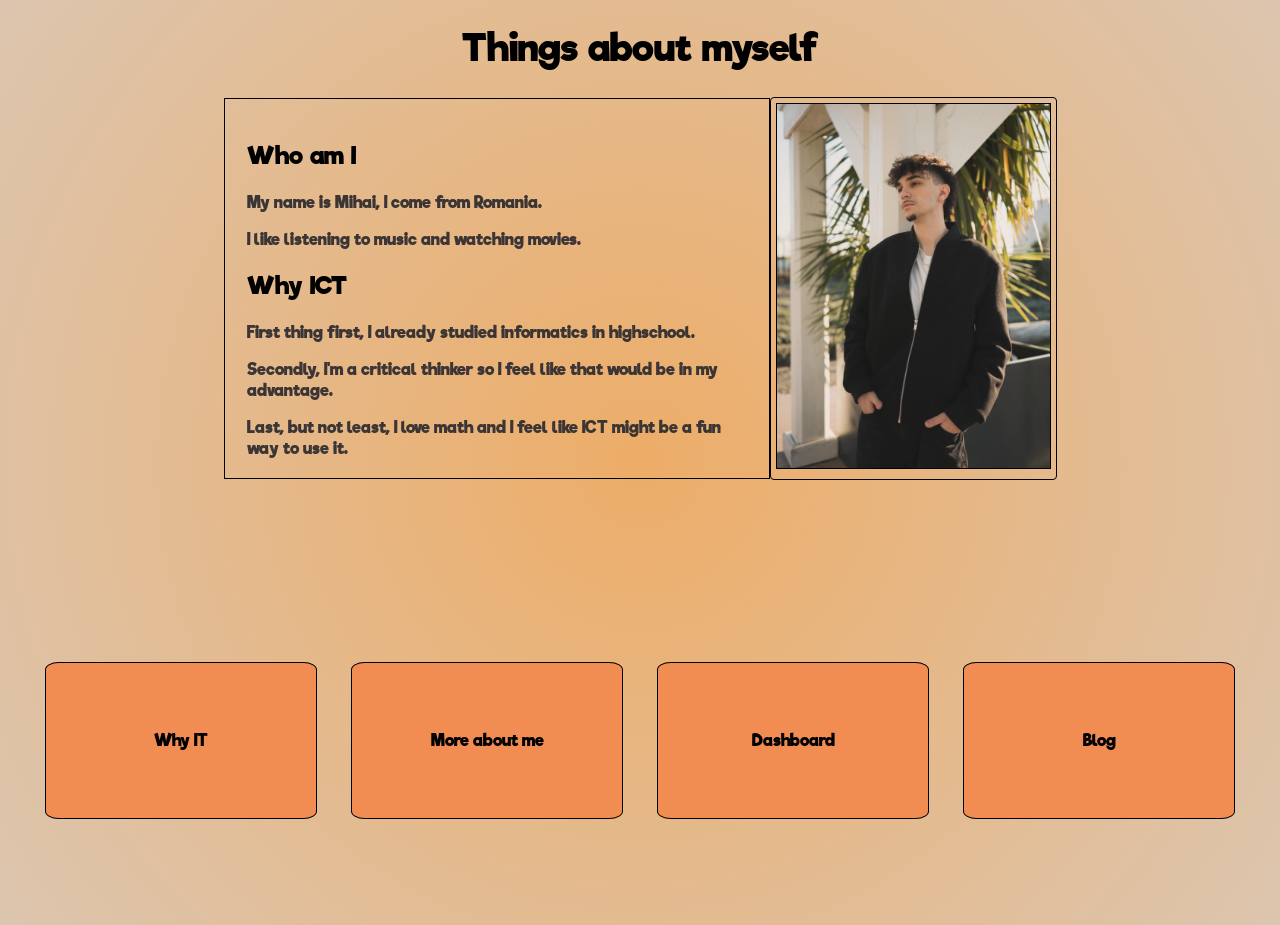
<file: index.html>
<!DOCTYPE html>
<html lang="en">
    <link rel="stylesheet" href="style.css">
    
<head>
    <meta charset="UTF-8">
    <meta name="viewport" content="width=device-width, initial-scale=1.0">

</head>

<body >
        <h1>Things about myself</h1>
        <div class="main">
        <div class="firstbox">
            <h2>
                Who am I    
            </h2>
            <p>My name is Mihai, I come from Romania.</p>
            <p>I like listening to music and watching movies.</p>
            <h2>
                Why ICT
            </h2>
            <p>First thing first, I already studied informatics in highschool.</p>
            <p>Secondly, I'm a critical thinker so I feel like that would be in my advantage.</p>
            <p>Last, but not least, I love math and I feel like ICT might be a fun way to use it.</p>
        <p></p>
        </div>
        <div class="my-image">
        <img src="brai0003-img/absolvire.jpg" alt="picture of me"></img>
        </div>
        </div>
        <div class="container">
            <a href="why-it.html"><div>Why IT</div></a>
            <a href="about.html"><div>More about me</div></a>
            <a href="dashboard.html"><div>Dashboard</div></a>
            <a href="blog.html"><div>Blog</div></a>
        </div>
        
</body>
</html>
</file>
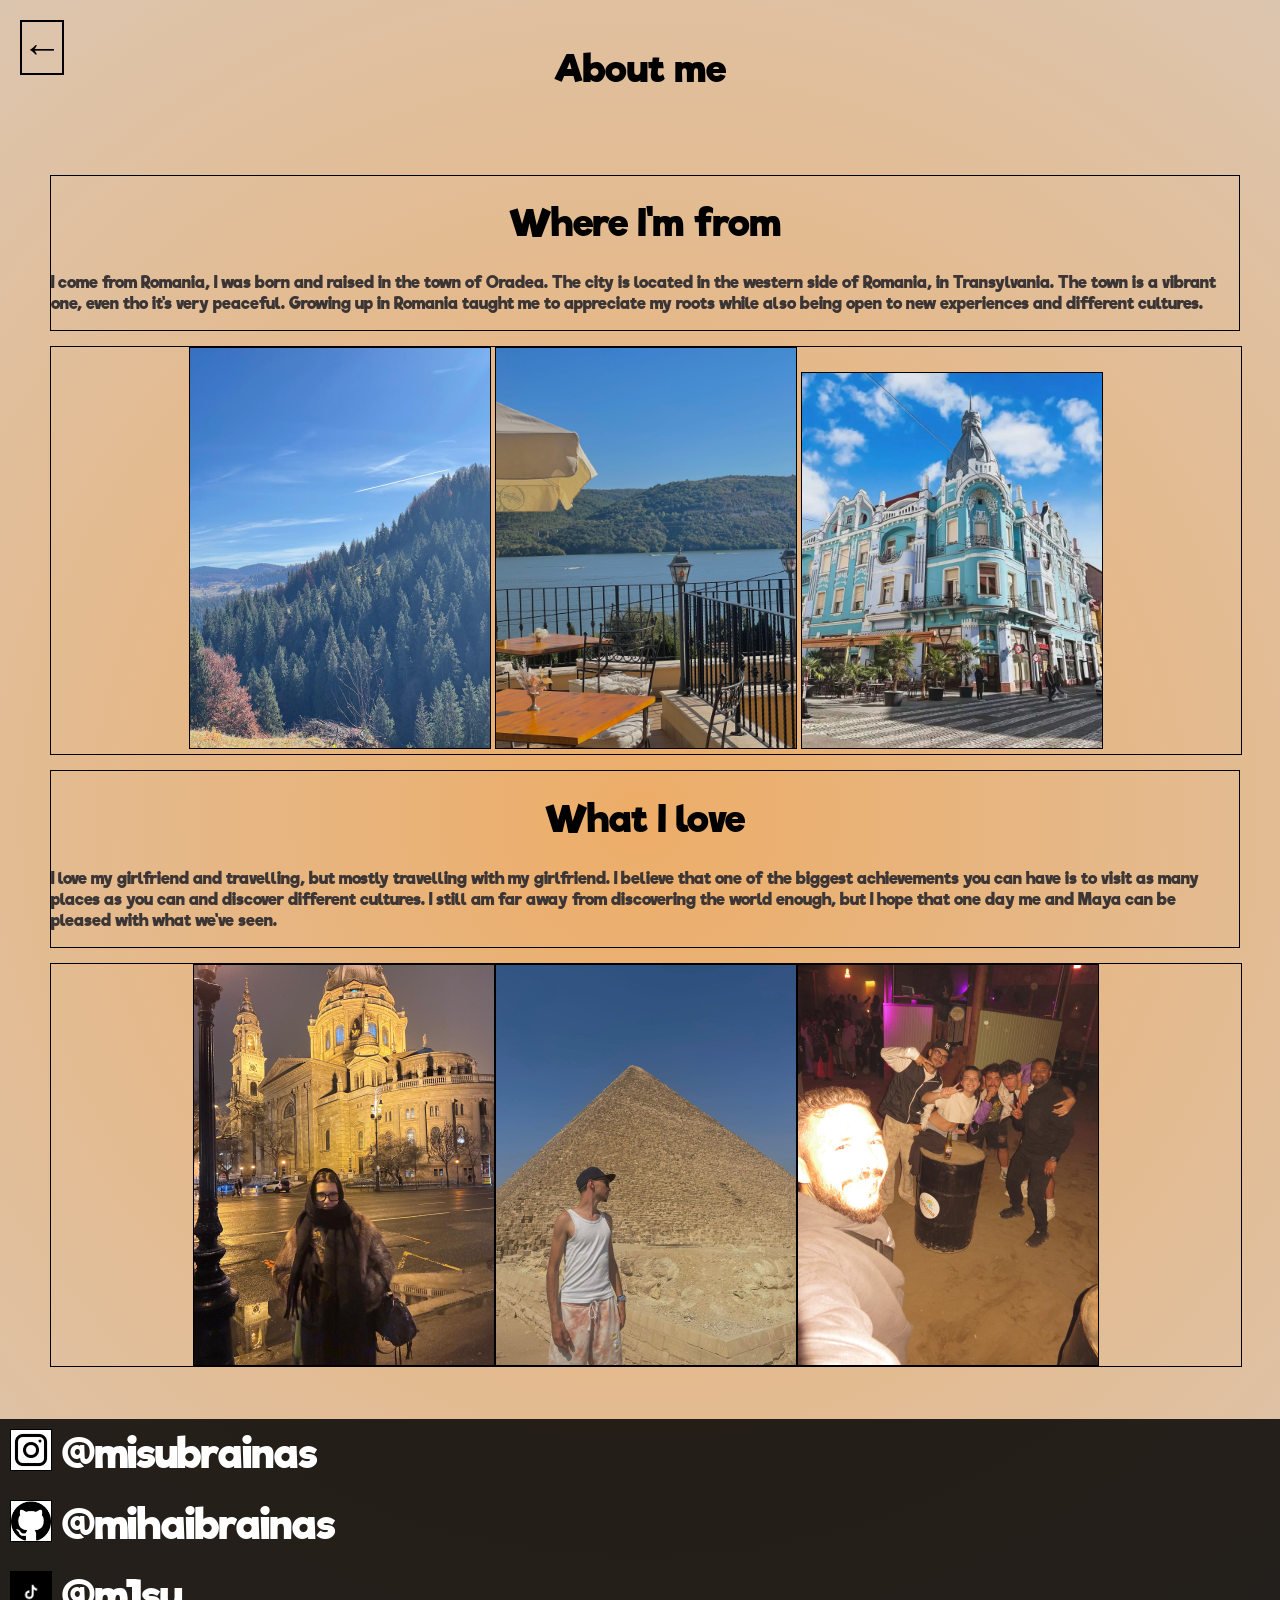
<file: about.html>
<!DOCTYPE html>
<html lang="en">

    
<head>
    <meta charset="UTF-8">
    <meta name="viewport" content="width=device-width, initial-scale=1.0">
        <link rel="stylesheet" href="style.css">

</head>
<body>
    <br>
    <h1>About me</h1>
    <br>
    <br>    
    <a href="index.html" class="back-arrow">←</a>
    <div class="about-me-text">
        <div>
        <h1>Where I'm from</h1>
        <p>I come from Romania, I was born and raised in the town of Oradea. The city is located in the western side of Romania, in Transylvania. The town is a vibrant one, even tho it's very peaceful. Growing up in Romania taught me to appreciate my roots while also being open to new experiences and different cultures.</p>
    </div>
    </div>
    <div class="about-me-photo">
        <div>
            <img src="brai0003-img/f3ace222-1b22-46d0-a789-8b7ea06de45e.jpeg">
            <img src="brai0003-img/FullSizeRender.jpeg">
            <img src="brai0003-img/IMG_1772.webp">
        </div>
    </div>
    <div class="about-me-text">
        <div>
            <h1>What I love</h1>
            <p>I love my girlfriend and travelling, but mostly travelling with my girlfriend. I believe that one of the biggest achievements you can have is to visit as many places as you can and discover different cultures. I still am far away from discovering the world enough, but I hope that one day me and Maya can be pleased with what we've seen.</p>
        </div>
    </div>
    <div class="about-me-photo">
        <img src="brai0003-img/WhatsApp Image 2026-09-07 at 21.06.25 (1).jpeg">
        <img src="brai0003-img/WhatsApp Image 2026-09-07 at 21.07.37.jpeg">
        <img src="brai0003-img/WhatsApp Image 2026-09-07 at 21.11.10.jpeg">
    </div>
</body>
<br>
<br>
<footer>
  <div class="about-me-footer1">
    <img src="brai0003-img/instagram-logo.png"><a href="https://www.instagram.com/misubrainas/?next=%2F"><div>@misubrainas</div></a>
    </div>
    <div class="about-me-footer2">
     <img src="brai0003-img/github-logo.png"><a href="https://github.com/mihaibrainas"><div>@mihaibrainas</div></a>
    </div>
    <div class="about-me-footer3">
        <img src="brai0003-img/tiktok-logo.jpg"><a href="https://www.tiktok.com/@m1su___"><div>@m1su___</div></a>
    </div>
</footer>
</html>
</file>
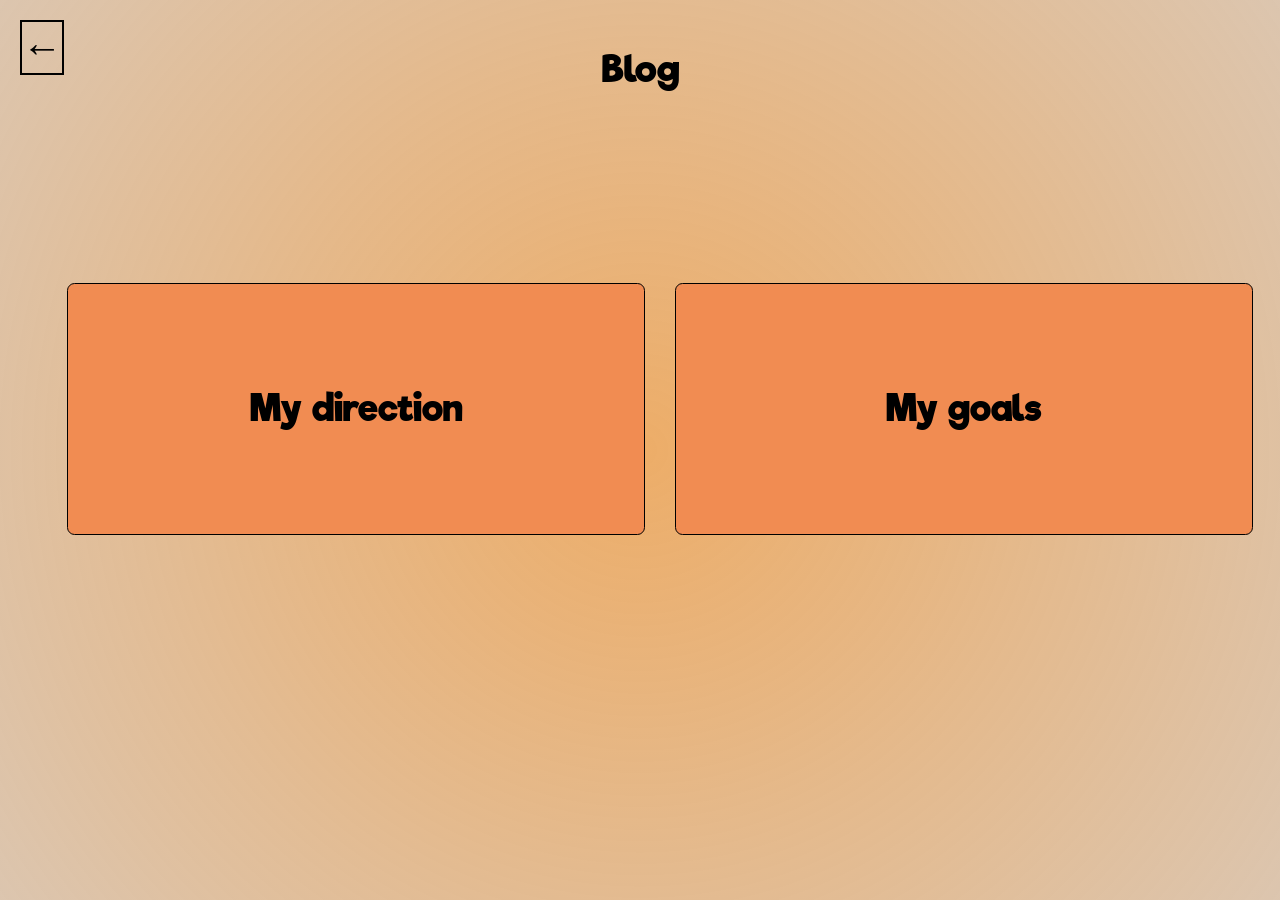
<file: blog.html>
<!DOCTYPE html>
<html lang="en">
    <link rel="stylesheet" href="style.css">
    
<head>
    <meta charset="UTF-8">
    <meta name="viewport" content="width=device-width, initial-scale=1.0">
   
</head>
<body>
    <br>
    <h1>Blog</h1>
    <a href="index.html" class="back-arrow">←</a>
        <link rel="stylesheet" href="style.css">
        <div class="blog">
            <div>
               <a href="direction.html"><h2 >My direction</h2></a>
            </div>
            <div>
               <a href="goals.html"><h2>My goals</h2></a>
            </div>
        </div>
</body>
</html>
</file>
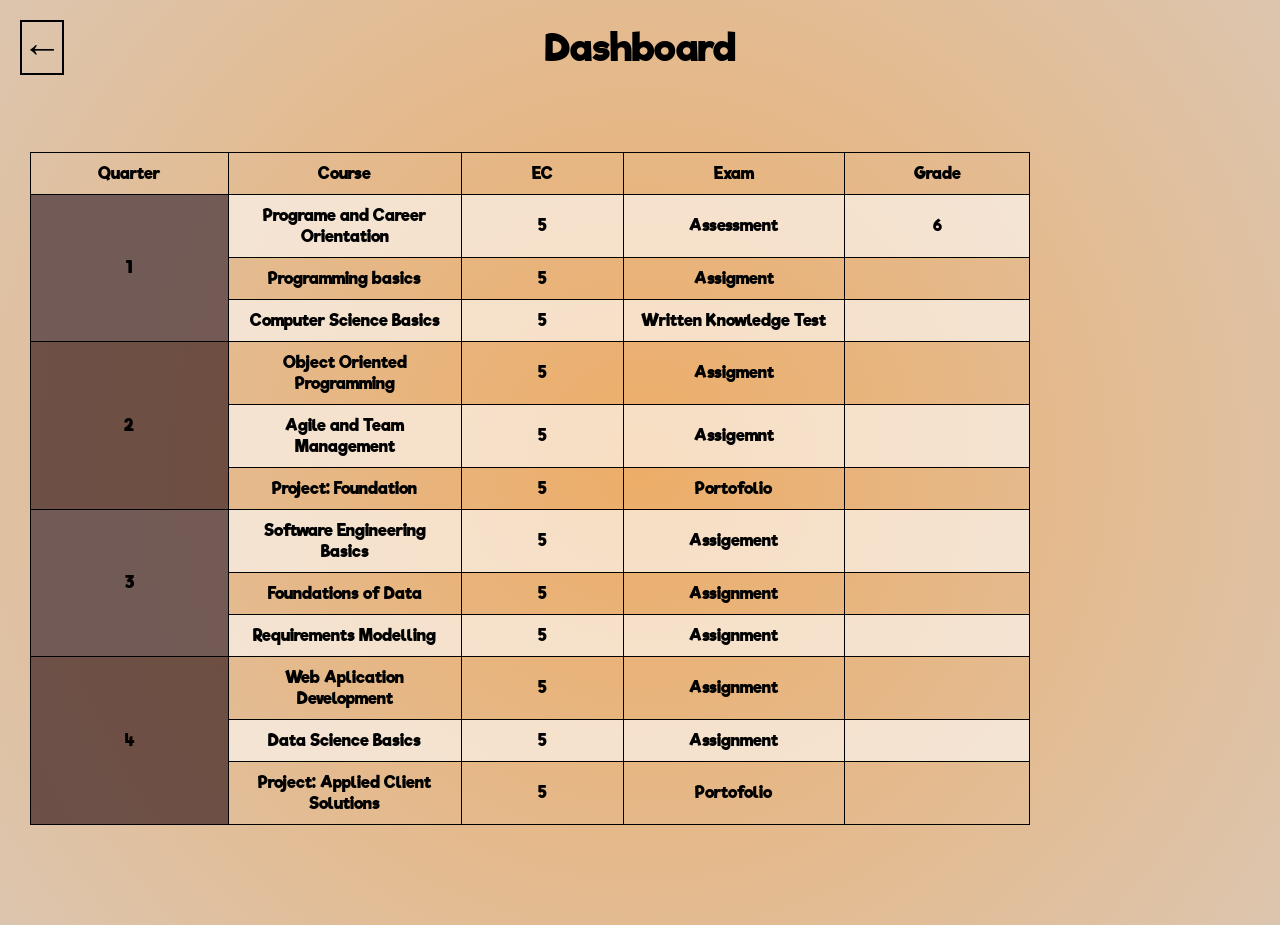
<file: dashboard.html>
<!DOCTYPE html>
<html lang="en">
<head>
    <meta charset="UTF-8">
    <meta name="viewport" content="width=device-width, initial-scale=1.0">
    <title></title>
</head>

<body>
     <a href="index.html" class="back-arrow">←</a>
        <link rel="stylesheet" href="style.css">
        <h1>Dashboard</h1>
    <table>
        <tr>
            <th>Quarter</th>
            <th>Course</th>
            <th>EC</th>
            <th>Exam</th>
            <th>Grade</th>
        </tr>
        <tr>
            <td rowspan="3">1</td>
            <td>Programe and Career Orientation</td>
            <td>5</td>
            <td>Assessment</td>
            <td>6</td>
        </tr>
        <tr>
            <td>Programming basics</td>
            <td>5</td>
            <td>Assigment</td>
            <td></td>
        </tr>
        <tr>
            <td>Computer Science Basics</td>
            <td>5</td>
            <td>Written Knowledge Test</td>
            <td></td>
        </tr>
        <tr>
            <td rowspan="3">2</td>
            <td>Object Oriented Programming</td>
            <td>5</td>
            <td>Assigment</td>
            <td></td>
        </tr>
        <tr>
            <td>Agile and Team Management</td>
            <td>5</td>
            <td>Assigemnt</td>
            <td></td>
        </tr>
        <tr>
            <td>Project: Foundation</td>
            <td>5</td>
            <td>Portofolio</td>
            <td></td>
        </tr>
        <tr>
        <td rowspan = "3">3</td>
        <td>Software Engineering Basics</td>
        <td>5</td>
        <td>Assigement</td>
        <td></td>
        </tr>
        <tr>
         <td>Foundations of Data</td>
        <td>5</td>
        <td>Assignment</td>
        <td></td>
        </tr>
        <tr>
          <td>Requirements Modelling</td>
        <td>5</td>
        <td>Assignment</td>
        <td></td>
        </tr>
          <tr>
          <td rowspan = "3">4</td>
        <td>Web Aplication Development</td>
        <td>5</td>
        <td>Assignment</td>
        <td></td>
        </tr>
        <tr>
         <td>Data Science Basics</td>
        <td>5</td>
        <td>Assignment</td>
        <td></td>
        </tr>
        <tr>
           <td>Project: Applied Client Solutions</td>
        <td>5</td>
        <td>Portofolio</td>
        <td></td> 
        </tr>
    </table>
</body>
</html>
</file>
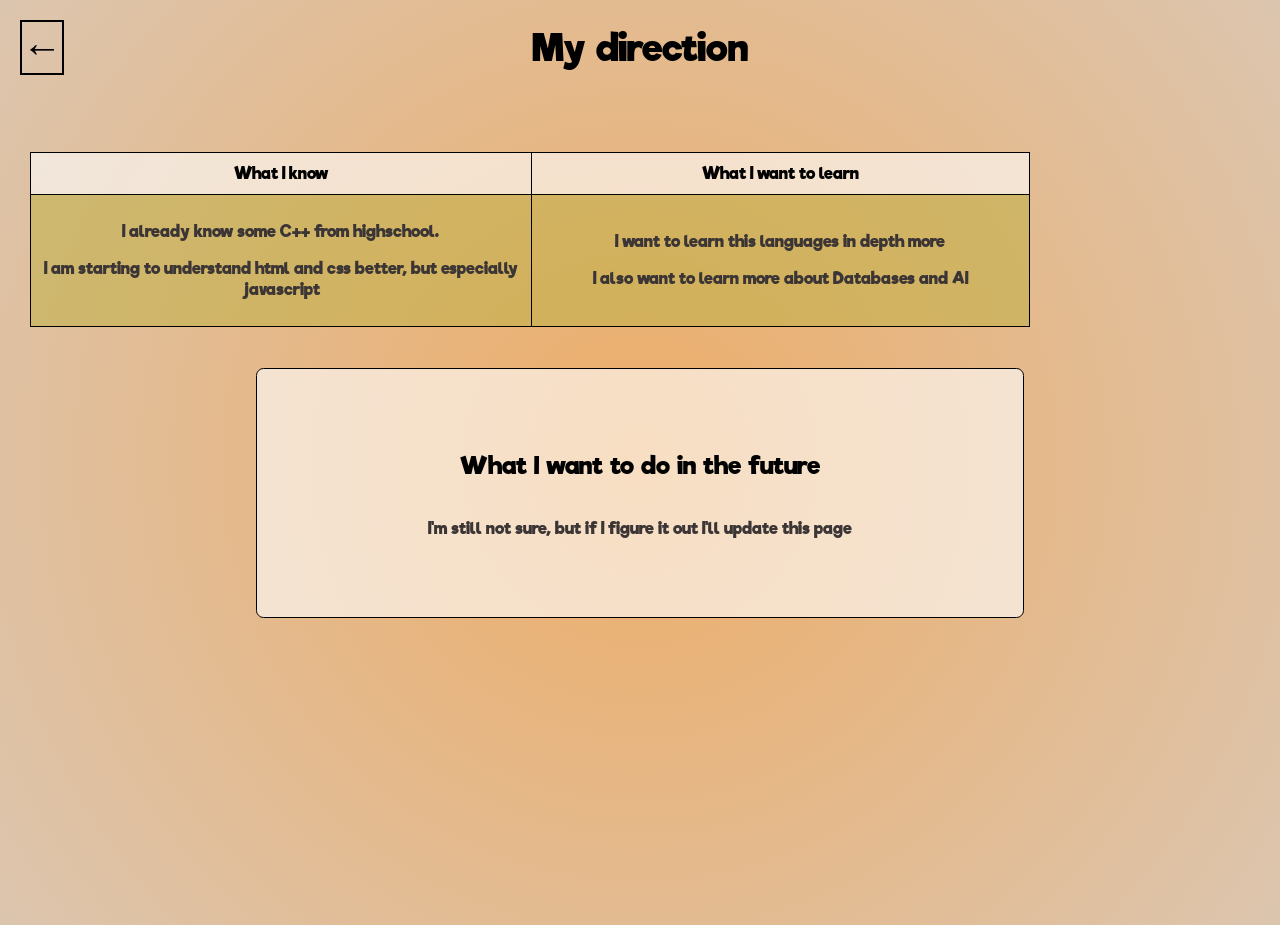
<file: direction.html>
<!DOCTYPE html>
<html lang="en">
    <link rel="stylesheet" href="style.css">
    
<head>
    <meta charset="UTF-8">
    <meta name="viewport" content="width=device-width, initial-scale=1.0">

</head>
<body>
    <a href="blog.html" class="back-arrow">←</a>
    <h1>My direction</h1>
    <table>
        <tr>
            <th>What I know</th>
            <th>What I want to learn</th>
        </tr>
        <tr>
            <td>
                <p>I already know some C++ from highschool.</p>
                <p>I am starting to understand html and css better, but especially javascript</p>
            </td>
            <td>
                <p>I want to learn this languages in depth more</p>
                <p>I also want to learn more about Databases and AI</p>
            </td>
        </tr>
    </table>
    <br>
    <div class="direction-future">
        <h2>What I want to do in the future</h2>
        <p>I'm still not sure, but if I figure it out I'll update this page</p>
    </div>
</body>
</html>
</file>
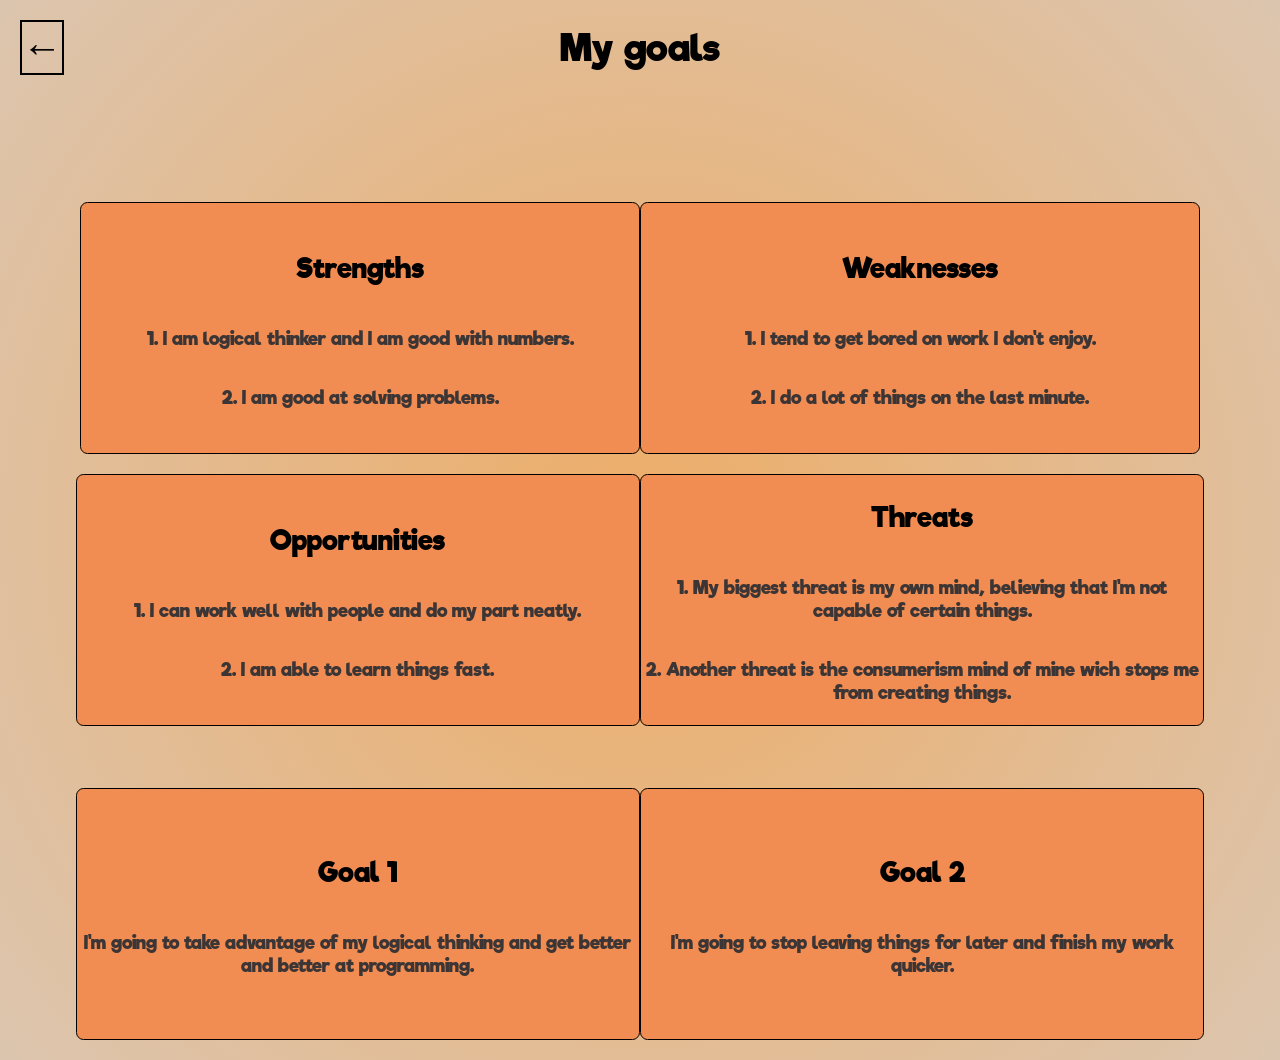
<file: goals.html>
<!DOCTYPE html>
<html lang="en">

<head>
    <meta charset="UTF-8">
    <meta name="viewport" content="width=device-width, initial-scale=1.0">
    <link rel="stylesheet" href="style.css">
</head>

<body>
    <h1>My goals</h1>
    <a href="blog.html" class="back-arrow">←</a>

    <div class="swot-1">

        <div>
            <h2>Strengths</h2>
            <p>1. I am logical thinker and I am good with numbers.</p>
            <p>2. I am good at solving problems.</p>
        </div>

        <div>
            <h2>Weaknesses</h2>
            <p>1. I tend to get bored on work I don't enjoy.</p>
            <p>2. I do a lot of things on the last minute.</p>
        </div>

    </div>
    <div class="swot-2">
        <div>
        <h2>Opportunities</h2>
        <p>1. I can work well with people and do my part neatly.</p>
        <p>2. I am able to learn things fast.</p>
        </div>
        <div>
        <h2>Threats</h2>
        <p>1. My biggest threat is my own mind, believing that I'm not capable of certain things.</p>
        <p>2. Another threat is the consumerism mind of mine wich stops me from creating things.</p>
        </div>

    </div>
    <br>
    <br>
    <div class="goals">
        <div>
           <h2>Goal 1</h2>
           <p>I'm going to take advantage of my logical thinking and get better and better at programming.</p>
        </div>
        <div>
 <h2>Goal 2</h2>
        <p>I'm going to stop leaving things for later and finish my work quicker.</p>
        </div>
    </div>
</body>
</html>
</file>
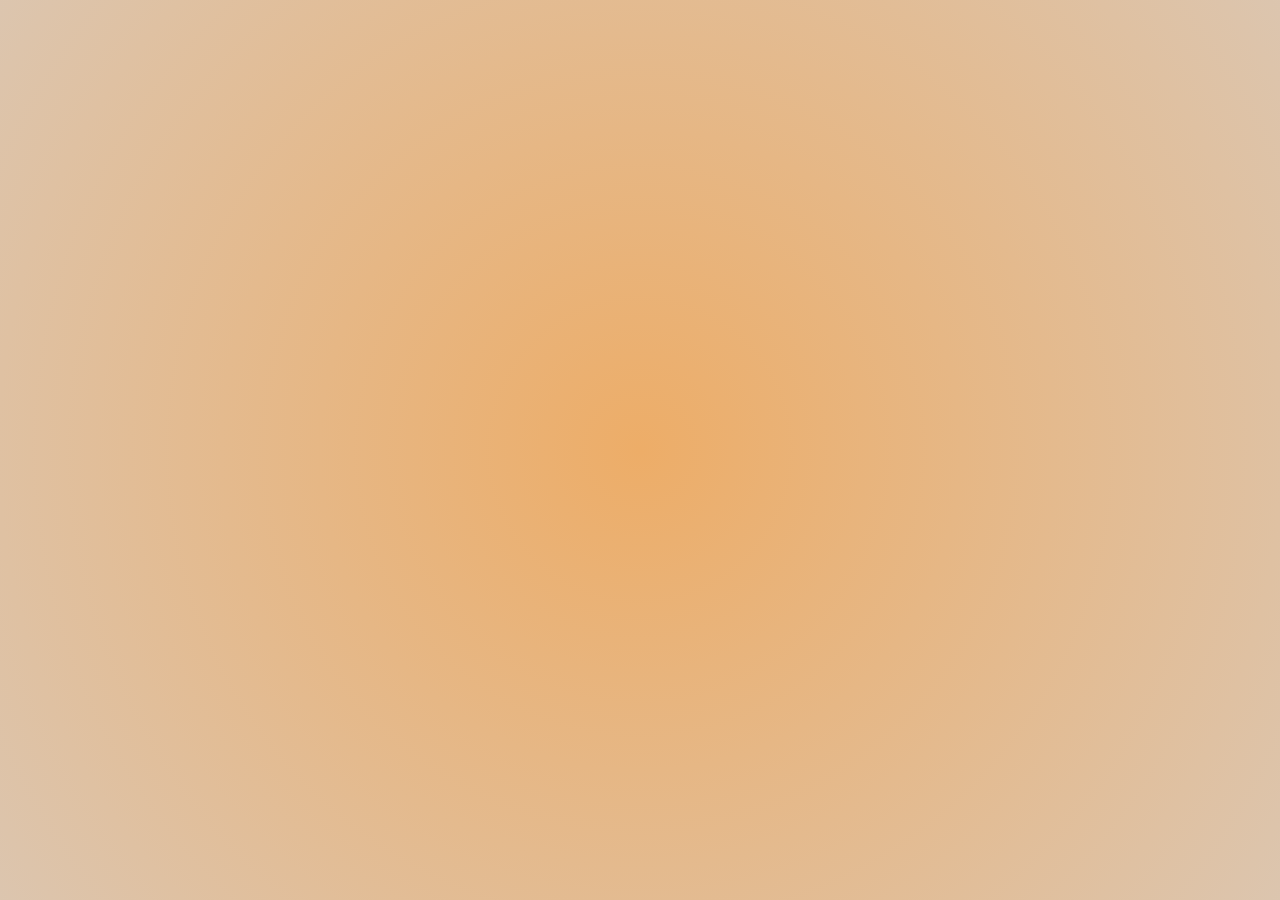
<file: index copy.html>
<!DOCTYPE html>
<html lang="en">
    <link rel="stylesheet" href="style.css">
    
<head>
    <meta charset="UTF-8">
    <meta name="viewport" content="width=device-width, initial-scale=1.0">

</head>
<body>
    
</body>
</html>
</file>
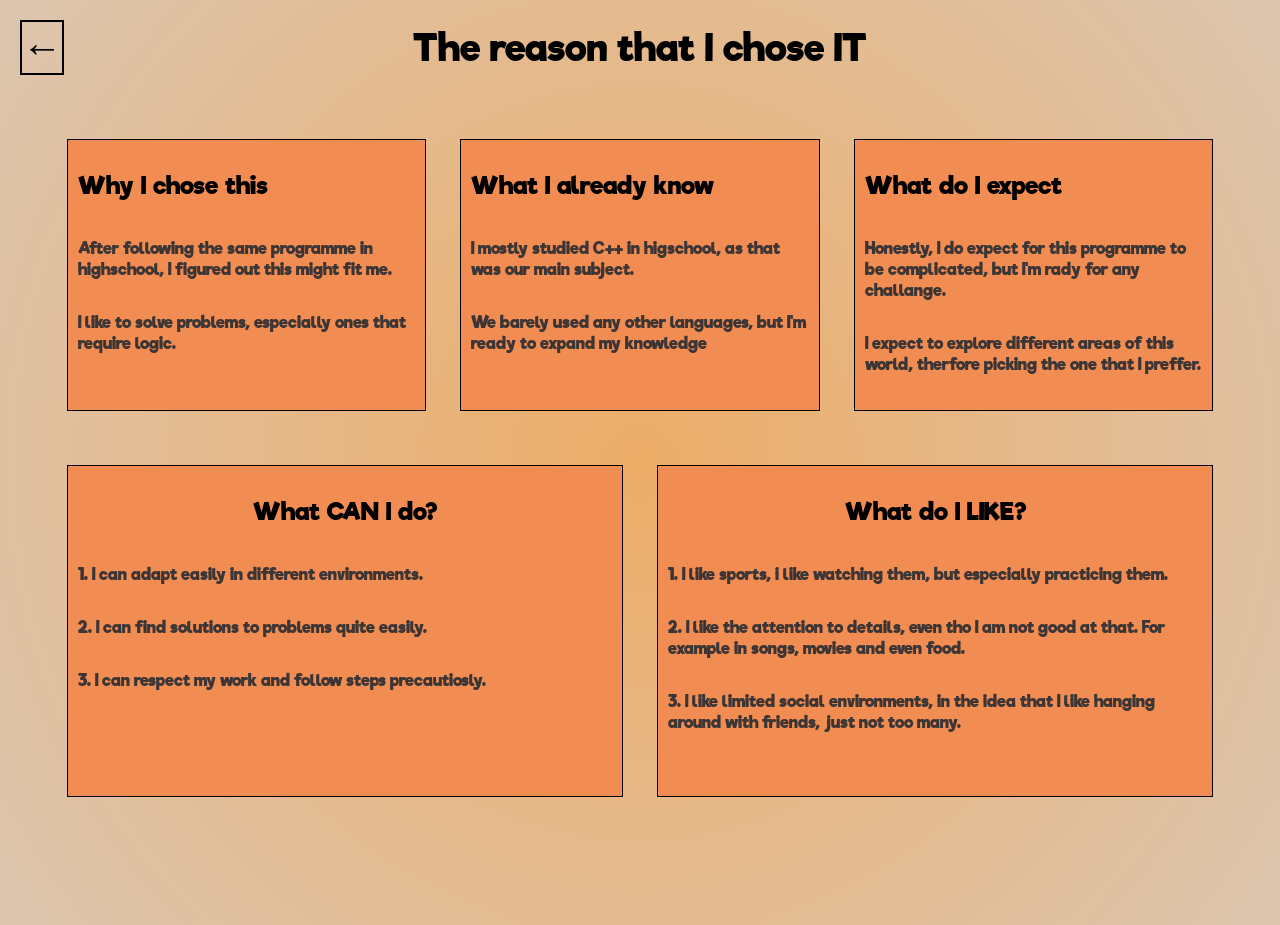
<file: why-it.html>
<!DOCTYPE html>
<html lang="en">
    
<head>
    <meta charset="UTF-8">
    <meta name="viewport" content="width=device-width, initial-scale=1.0">
    
    <link rel="stylesheet" href="style.css">

</head>
<body>
     <a href="index.html" class="back-arrow">←</a>
    <h1>The reason that I chose IT</h1>
    <div class="it-why">
        <div>
            <h2>Why I chose this</h2>
            <p>After following the same programme in highschool, I figured out this might fit me.</p>
            <p>I like to solve problems, especially ones that require logic.</p>
        </div>
        <div>
            <h2>What I already know</h2>
            <p>I mostly studied C++ in higschool, as that was our main subject.</p>
            <P>We barely used any other languages, but I'm ready to expand my knowledge</P>
        </div>
        <div>
            <h2>What do I expect</h2>
            <p>Honestly, I do expect for this programme to be complicated, but I'm rady for any challange.</p>
            <p>I expect to explore different areas of this world, therfore picking the one that I preffer.</p>
        </div>
    </div>
    <div class="it-why2">
        <div>
            <h2>What CAN I do?</h2>
            <p>1. I can adapt easily in different environments.</p>
            <p>2. I can find solutions to problems quite easily.</p>
            <p>3. I can respect my work and follow steps precautiosly.</p>
        </div>
        <div>
            <h2>What do I LIKE?</h2>
            <p>1. I like sports, i like watching them, but especially practicing them.</p>
            <p>2. I like the attention to details, even tho I am not good at that. For example in songs, movies and even food.</p>
            <p>3. I like limited social environments, in the idea that I like hanging around with friends, just not too many.</p>
        </div>
    </div>
</body>
</html>
</file>
<file: style.css>
h1{
    text-align: center;
    font-family: plm;
    font-size: 37px;
}

@font-face{
    font-family: plm;
    src: url(/riffic/RifficFree-Bold.ttf);
}
body{
    margin: 0;
    min-height: 100vh;
   background: #edad68;
background: radial-gradient(circle, rgba(237, 173, 104, 1) 0%, rgba(207, 176, 145, 0.73) 100%);
font-family: plm;

}
.main{
    display: flex;
    justify-content:center;
    align-items: center;
    flex-direction: row;
    width: 100%;
}
.firstbox{

    border-color: black;
    border: 1px solid black;
    padding: 22px;
    height: 335px;
    width:500px;


   
}
.my-image{
    border-radius: 4px;
    border: 1px solid black;
    padding: 5px;
    width: 275px;
    margin: 0;
}
img{
    width: 273px;
    border: 1px solid black;
}

.container{
    display:flex;
    flex-wrap: wrap;
    justify-content:center;
    margin:165px;
    flex-wrap:nowrap;
}

.container div{
    border-radius: 5%; 
    border : 1px solid black;
    background-color: rgb(241, 140, 82);
    width:250px;
    height:135px;
    margin: 17px;
    padding:10px;
    text-align:center;
    font-size: 7,5px;
    display:flex;
    align-items:center;
    justify-content: center;
    text-decoration: none;
}
a{
    text-decoration: none;
    color: black;
}
p{
    font-size: 18,75px;
    color:rgb(59, 53, 53);
}
h2{
    font-size:22,5px;
}
.it-why{
    display:flex;
    flex-wrap: nowrap;
    align-items: flex-start;
    justify-content:top;
    margin:50px;
}
.it-why div{
    border-radius: 7,5px;
    border : 1px solid black;
    background-color: rgb(241, 140, 82);
    flex-wrap: wrap;
    align-items: flex-start;
    flex-direction: column;
    width:550px;
    height:250px;
    margin: 17px;
    margin-bottom : 2px;
    padding:10px;
    text-align:left;
    font-size: 7,5px;
    display:flex;
    justify-content: top;
}
.it-why2{
    display : flex;
    flex-wrap : nowrap;
    align-items: flex-start;
    justify-content : top;
    margin : 50px;
}
.it-why2 div{
    border-radius : 7,5px;
    border : 1px solid black;
    background-color: rgb(241, 140, 82);
    flex-wrap: wrap;
    align-items: flex-start;
    flex-direction: column;
    width:654px;
    height:310px;
    margin-right: 17px;
    margin-left: 17px;
    margin-top: 2px;
    padding:10px;
    text-align:left;
    font-size: 7,5px;
    display:flex;
    justify-content: top;
}
.it-why2 h2{
   align-self : center; 
}
.back-arrow {
    position: fixed;
    top: 20px;
    left: 20px;
    font-size: 40px;
    text-decoration: none;
    color: black;
    border: 1px solid black;
    border-width: 2px;
}
.about-me-text{
    display: flex;
    flex-wrap: nowrap;
    align-items: flex-start;    
    margin: 15px 50px;
    width: 93%;
}
.about-me-text div{
        border-radius: 7,5px;
        border : 1px solid black;
        flex-wrap: wrap;
        align-items: flex-start;
        flex-direction: row;
        text-align: left;
           width: 100%;


}
.about-me-photo{
    display: flex;
    justify-content: center;
    margin: 10px 50px;
    width: 600px;
    width: 93%;
    border: 1px solid black;
}
.about-me-photo img{
    width:300px;
    border: 1px solid black;
}
footer{
    background-color: rgba(0, 0, 0, 0.84);
}
.about-me-footer1{
    display: flex;
    flex-direction: row;
    font-size: 40px;
    padding:10px;
    gap: 10px;
    font-family: plm;
}
.about-me-footer1 img{
    width:40px;
    height: 40px;
}
.about-me-footer2{
    display: flex;
    flex-direction: row;
    font-size: 40px;
    padding: 10px;
    gap:10px;
}
.about-me-footer2 img{
    width:40px;
    height: 40px;
}
.about-me-footer3{
    display: flex;
    flex-direction: row;
    font-size: 40px;
    padding: 10px;
    gap: 10px;
}
.about-me-footer3 img{
    width: 40px;
    height: 40px;
}
footer div{
    color: white;
}
table, th, td{
    width:1000px;
    border: 1px solid black;
    text-align: center;
    padding: 10px;
    justify-content: center;
    border-collapse: collapse;
    margin-left: 30px;
    margin-top: 80px;
}
tr:nth-child(even){
    background-color: #c1b1488f;
}   
tr:nth-last-child(even){
    background-color: rgba(255, 255, 255, 0.604);
}
td[rowspan] {
    vertical-align: middle;
     background-color: rgba(63, 36, 36, 0.714) !important;
}


.blog {
    display: flex;
    flex-direction: row;
    justify-content: center;
    align-items: center;
    width: 100%;
    gap: 30px;
    margin: 20px auto;
    margin-top : 170px !important;
    padding: 20px;
}

.blog div {
    width: 45%;
    height: 250px;
    border: 1px solid black;
    border-radius: 7.5px;
    background-color: rgb(241, 140, 82);
    display: flex;
    justify-content: center;
    align-items: center;
    text-align: center;
    font-size: 24px;
}

.swot-1 {
    display: flex;
    flex-direction: row;
    justify-content: center;
    align-items: center;
    width: 100%;
    box-sizing: border-box;
    margin: 110px auto 0;
    padding: 20px;

}

.swot-1 > div {
    width:45%;
    height: 250px;
    border: 1px solid black;
    flex-direction: column;
    border-radius: 7.5px;
    background-color: rgb(241, 140, 82);
    display: flex;
    justify-content: center;
    align-items: center;
    text-align: center;
    font-size: 18px;
}
.swot-2 {
    display: flex;
    flex-direction: row;
    justify-content: center;
    align-items: stretch;
    width: 90%;
    margin: 0 auto 20px;
    padding: 0;
    gap: 0;
}

.swot-2 > div {
    width: 48.8%;
    height: 250px;
    border: 1px solid black;
    border-radius: 7.5px;
    background-color: rgb(241, 140, 82);
    display: flex;
    flex-direction: column;
    justify-content: center;
    align-items: center;
    text-align: center;
    font-size: 18px;
}

.goals {
     display: flex;
    flex-direction: row;
    justify-content: center;
    align-items: stretch;
    width: 90%;
    margin: 0 auto 20px;
    padding: 0;
    gap: 0;
}

.goals > div{
    width: 48.8%;
    height: 250px;
    border: 1px solid black;
    border-radius: 7.5px;
    background-color: rgb(241, 140, 82);
    display: flex;
    flex-direction: column;
    justify-content: center;
    align-items: center;
    text-align: center;
    font-size: 18px;
}

.direction-future {
    width: 60%;
    height: 250px;
    margin: 20px auto;
    padding: 20px;
    border: 1px solid black;
    border-radius: 7.5px;
    background-color:rgba(255, 255, 255, 0.604);
    display: flex;
    flex-direction: column;
    justify-content: center;
    align-items: center;
    text-align: center;
    box-sizing: border-box;
}
</file>
